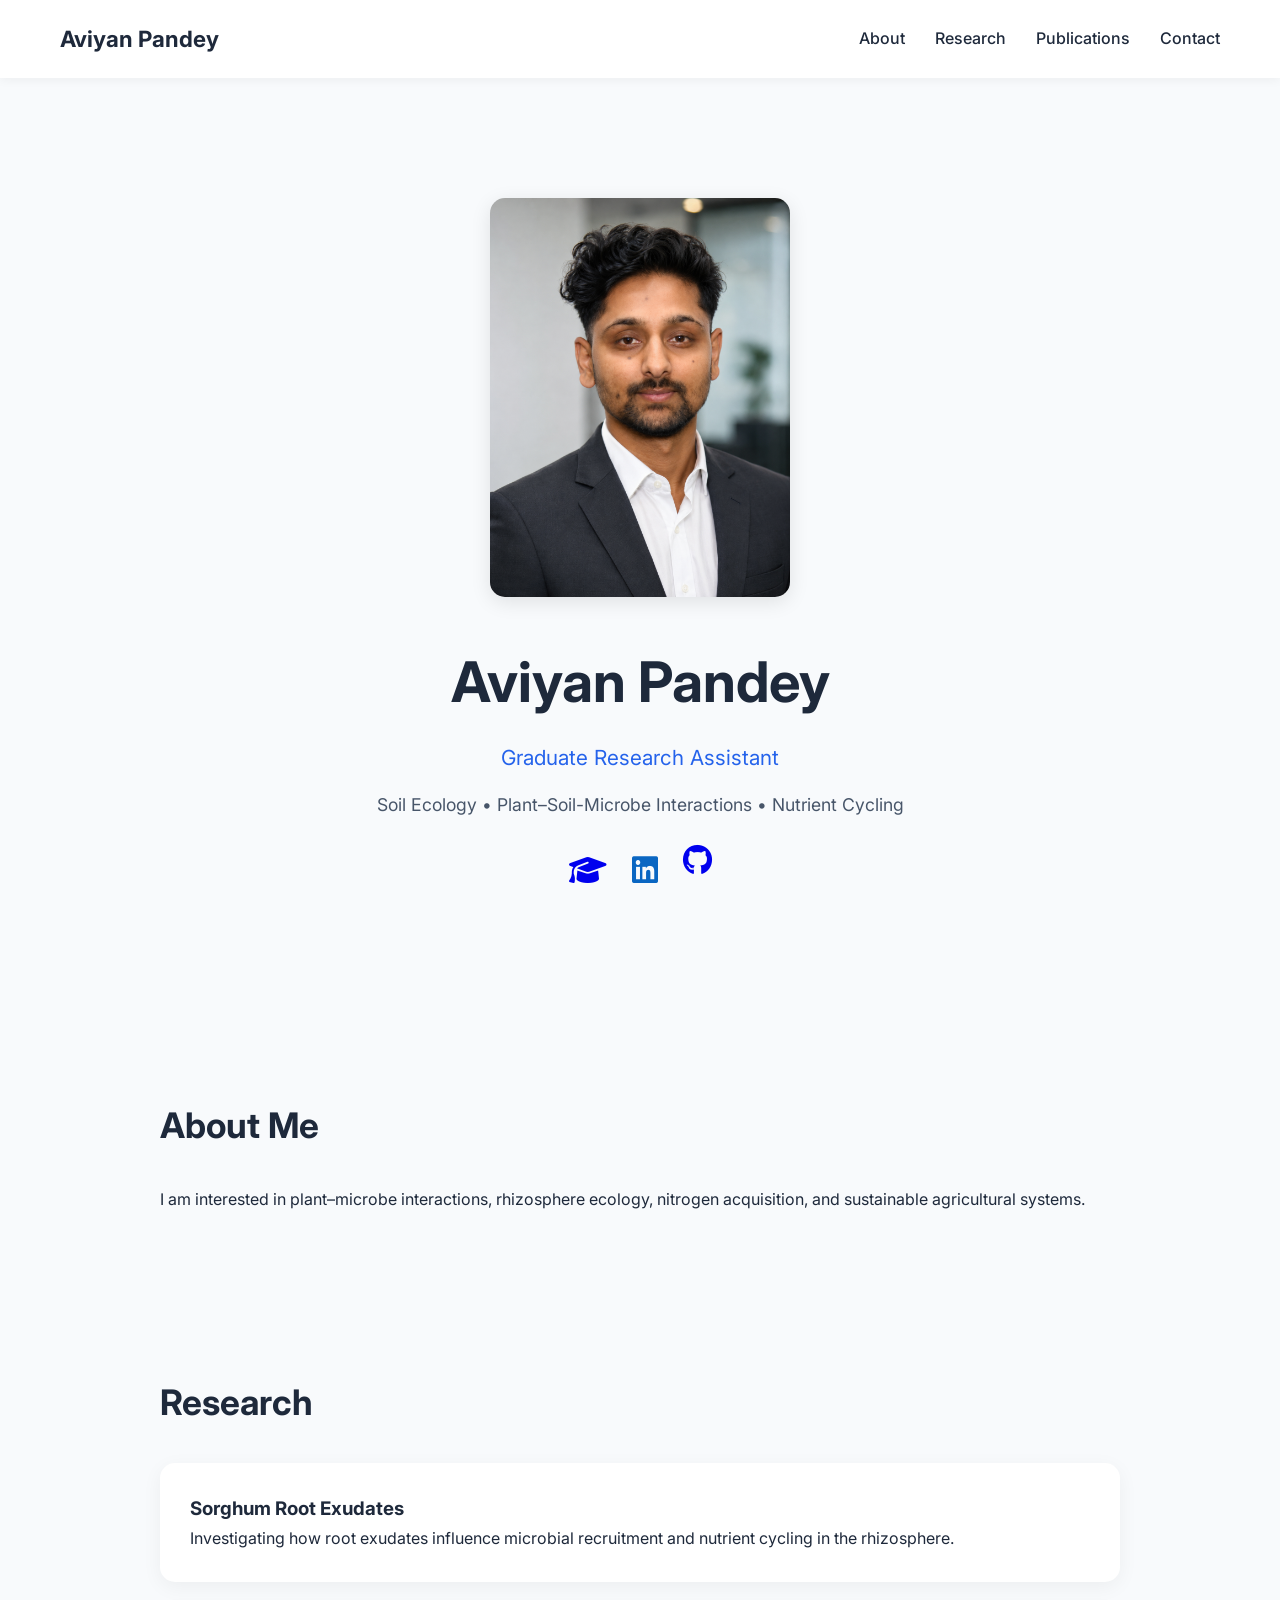
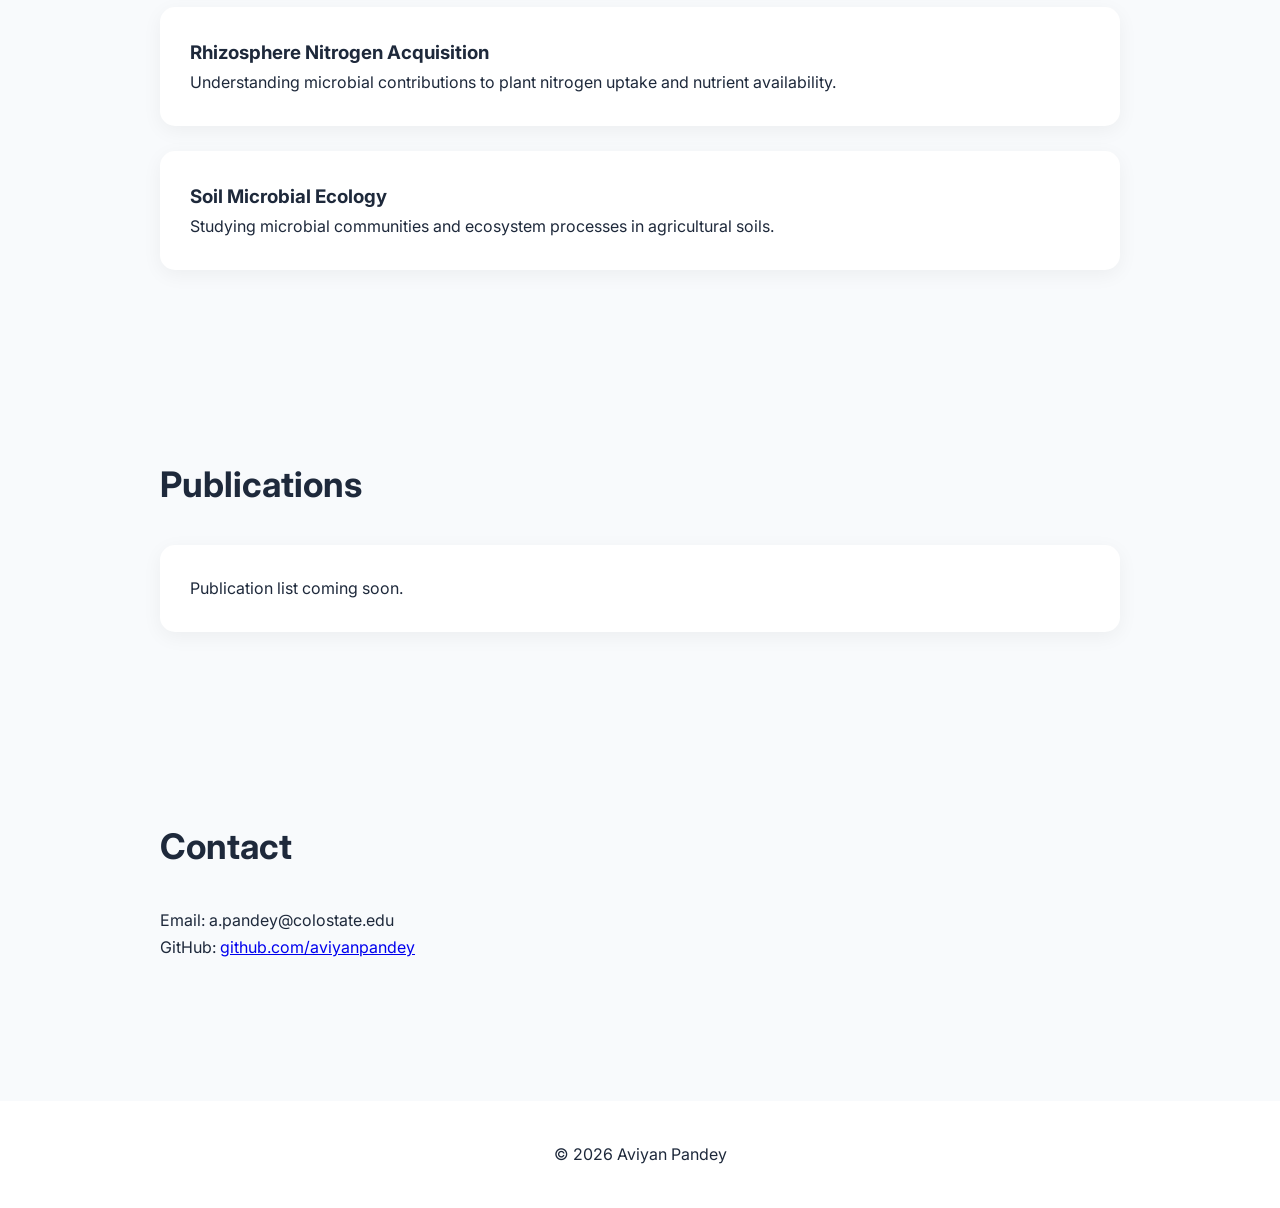
<file: index.html>
<!DOCTYPE html>
<html lang="en">

<head>
    <meta charset="UTF-8">
    <meta name="viewport" content="width=device-width, initial-scale=1.0">

    <title>Aviyan Pandey</title>

    <link rel="stylesheet" href="style.css">
    <link rel="stylesheet" href="https://cdnjs.cloudflare.com/ajax/libs/font-awesome/6.5.0/css/all.min.css">

    <!-- Google Font -->
    <link href="https://fonts.googleapis.com/css2?family=Inter:wght@300;400;600;700&display=swap" rel="stylesheet">
</head>

<body>

    <!-- Navigation -->
    <nav>
        <div class="logo">Aviyan Pandey</div>

        <ul>
            <li><a href="#about">About</a></li>
            <li><a href="#research">Research</a></li>
            <li><a href="#publications">Publications</a></li>
            <li><a href="#contact">Contact</a></li>
        </ul>
    </nav>

    <!-- Hero Section -->
    <header class="hero">

        <img src="images/profile.jpg" alt="Profile Photo" class="profile-image">

        <h1>Aviyan Pandey</h1>

        <p class="subtitle">
            Graduate Research Assistant
        </p>

        <p class="hero-description">
            Soil Ecology • Plant–Soil-Microbe Interactions • Nutrient Cycling
        </p>

        <div class="hero-icons">

            <!-- Google Scholar -->
            <a href="https://scholar.google.com/citations?user=NWmf3jAAAAAJ&hl=en"
                target="_blank">
                <i class="fa-solid fa-graduation-cap"></i>
            </a>

            <!-- Linkedin -->
            <a href="https://www.linkedin.com/in/aviyan-pandey/"
                target="_blank">
                <i class="fa-brands fa-linkedin"></i>
            </a>

            <!-- GitHub -->
              <a href="https://github.com/aviyanpandey"
                  target="_blank"
                  <i class="fa-brands fa-github"></i>
       
    </a>
                
        </div>

    </header>

    <!-- About Section -->
    <section id="about">

        <h2>About Me</h2>

        <p>
            I am interested in plant–microbe interactions,
            rhizosphere ecology, nitrogen acquisition,
            and sustainable agricultural systems.
        </p>

    </section>

    <!-- Research Section -->
    <section id="research">

        <h2>Research</h2>

        <div class="card">
            <h3>Sorghum Root Exudates</h3>

            <p>
                Investigating how root exudates influence microbial recruitment
                and nutrient cycling in the rhizosphere.
            </p>
        </div>

        <div class="card">
            <h3>Rhizosphere Nitrogen Acquisition</h3>

            <p>
                Understanding microbial contributions to plant nitrogen uptake
                and nutrient availability.
            </p>
        </div>

        <div class="card">
            <h3>Soil Microbial Ecology</h3>

            <p>
                Studying microbial communities and ecosystem processes
                in agricultural soils.
            </p>
        </div>

    </section>

    <!-- Publications -->
    <section id="publications">

        <h2>Publications</h2>

        <div class="card">
            <p>Publication list coming soon.</p>
        </div>

    </section>

    <!-- Contact -->
    <section id="contact">

        <h2>Contact</h2>

        <p>Email: a.pandey@colostate.edu</p>

        <p>
            GitHub:
            <a href="https://github.com/aviyanpandey">
                github.com/aviyanpandey
            </a>
        </p>

    </section>

    <!-- Footer -->
    <footer>

        <p>© 2026 Aviyan Pandey</p>

    </footer>

</body>

</html>
</file>
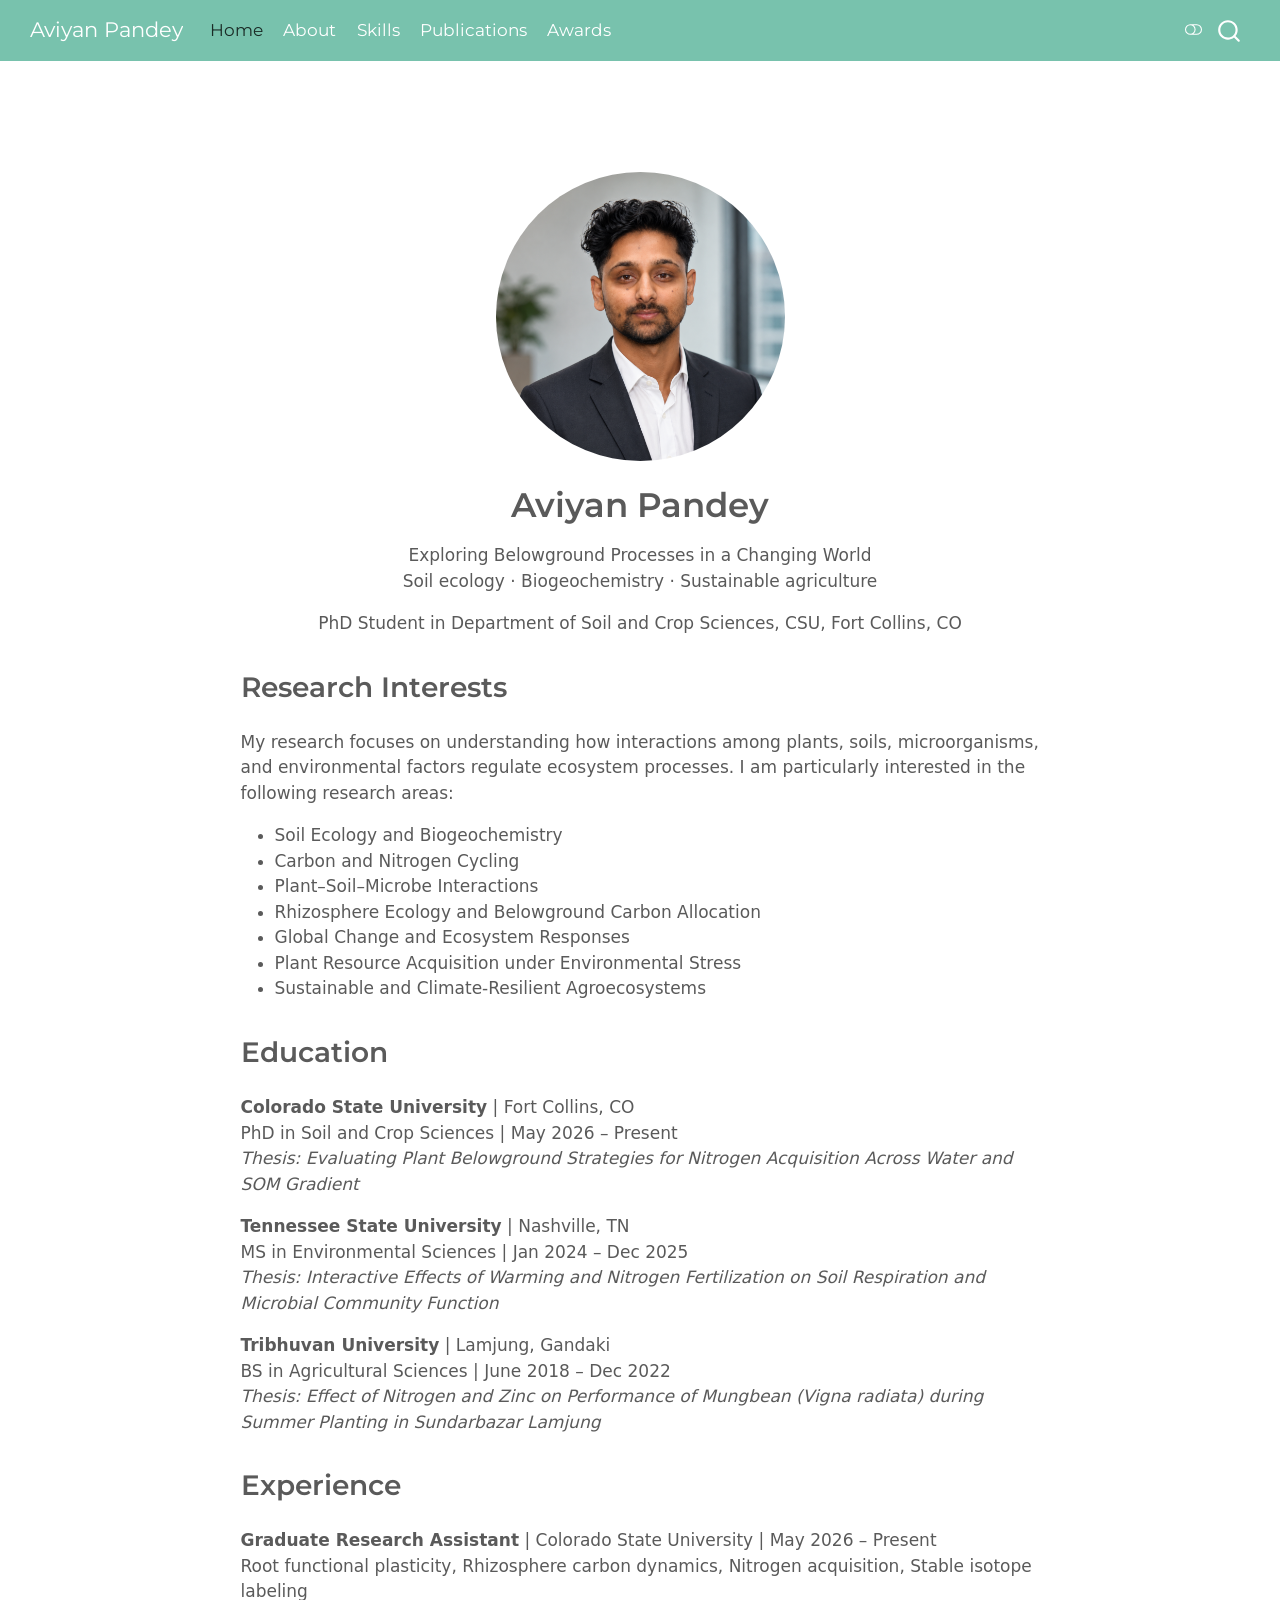
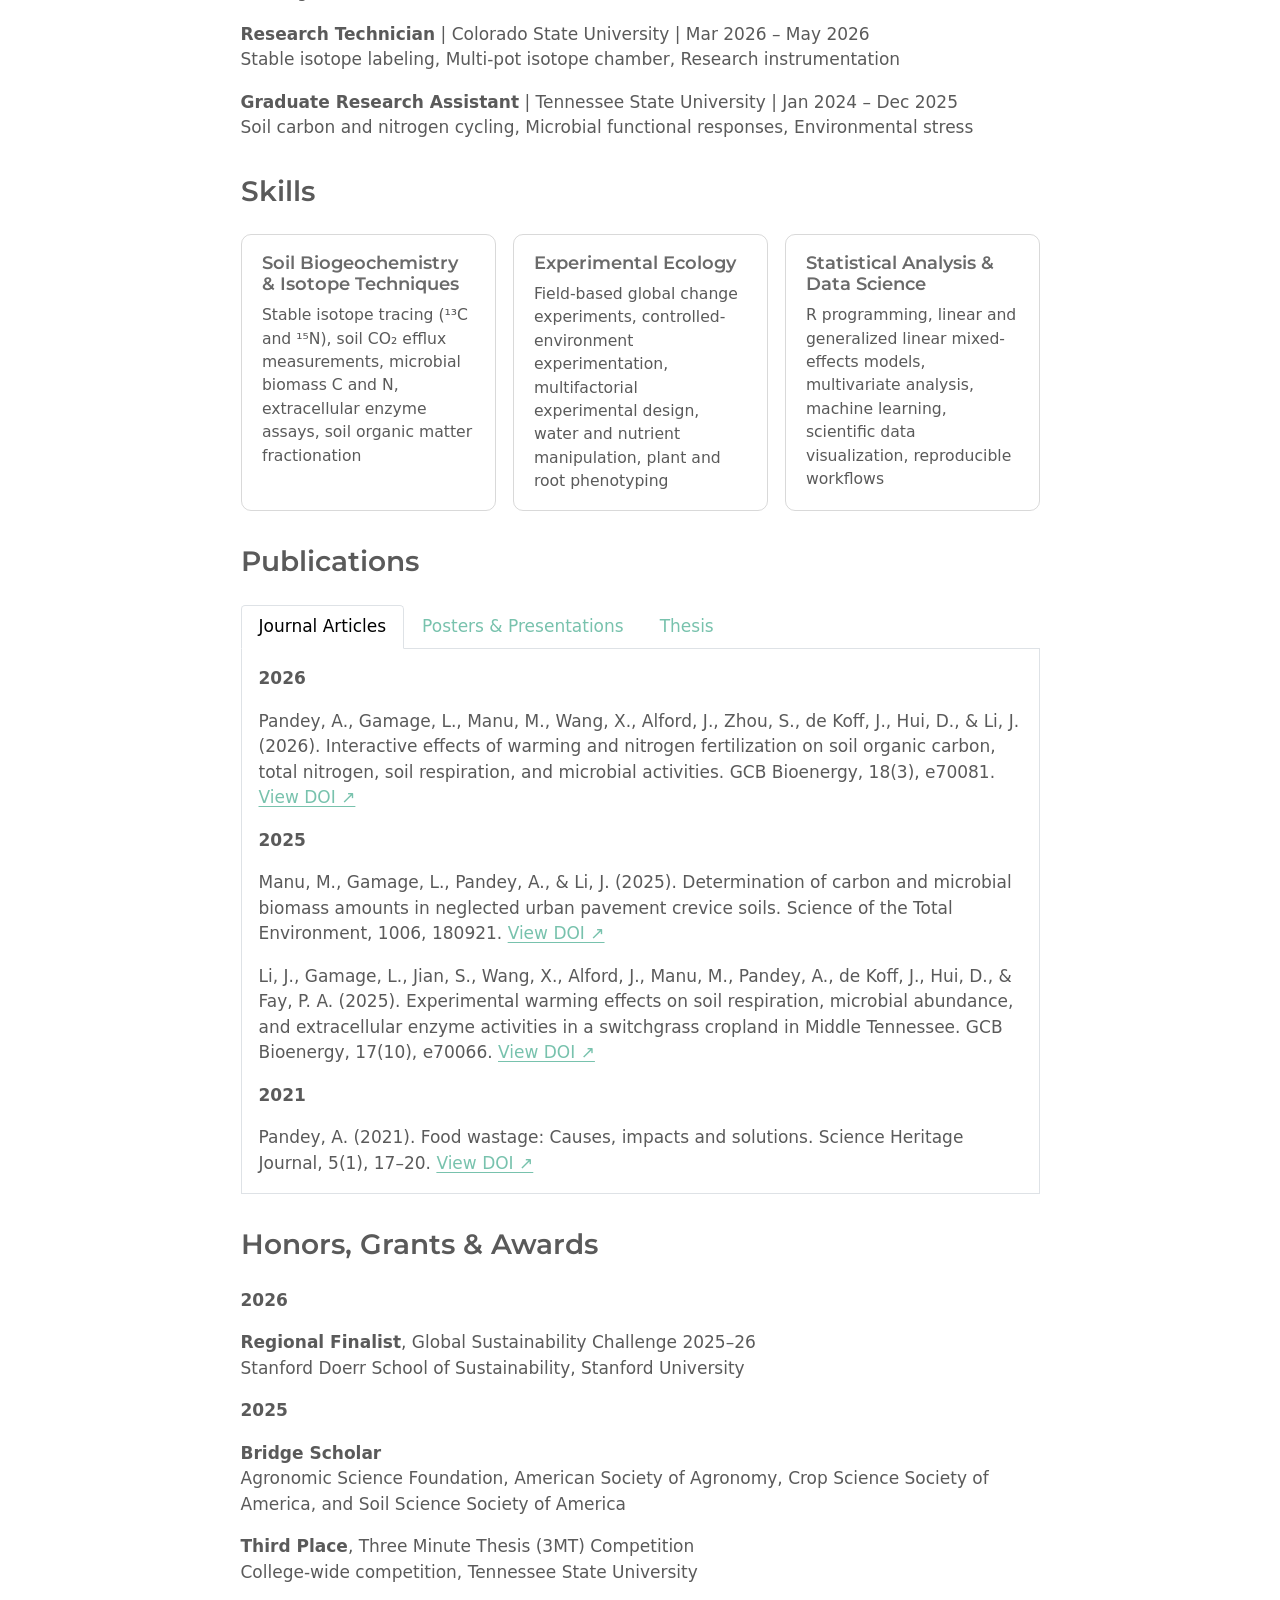
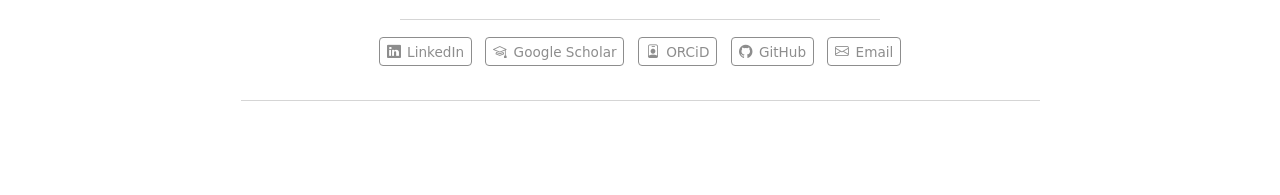
<file: docs/index.html>
<!DOCTYPE html>
<html xmlns="http://www.w3.org/1999/xhtml" lang="en" xml:lang="en"><head>

<meta charset="utf-8">
<meta name="generator" content="quarto-1.10.19">

<meta name="viewport" content="width=device-width, initial-scale=1.0, user-scalable=yes">


<title>Aviyan Pandey</title>
<style>
/* Default styles provided by pandoc.
** See https://pandoc.org/MANUAL.html#variables-for-html for config info.
*/
span.smallcaps{font-variant: small-caps;}
div.columns{display: flex; gap: 1.5em;}
div.column{flex: auto;}
@media screen {
div.columns{gap: min(4vw, 1.5em);}
div.column{overflow-x: auto;}
}
div.hanging-indent{margin-left: 1.5em; text-indent: -1.5em;}
ul.task-list{list-style: none;}
ul.task-list li input[type="checkbox"] {
  width: 0.8em;
  margin: 0 0.8em 0.2em -1em; /* quarto-specific, see https://github.com/quarto-dev/quarto-cli/issues/4556 */ 
  vertical-align: middle;
}
</style>


<script src="site_libs/quarto-nav/quarto-nav.js"></script>
<script src="site_libs/clipboard/clipboard.min.js"></script>
<script src="site_libs/quarto-search/autocomplete.umd.js"></script>
<script src="site_libs/quarto-search/fuse.min.js"></script>
<script src="site_libs/quarto-search/quarto-search.js"></script>
<meta name="quarto:offset" content="./">
<script src="site_libs/quarto-html/quarto.js" type="module"></script>
<script src="site_libs/quarto-html/tabsets/tabsets.js" type="module"></script>
<script src="site_libs/quarto-html/popper.min.js"></script>
<script src="site_libs/quarto-html/tippy.umd.min.js"></script>
<link href="site_libs/quarto-html/tippy.css" rel="stylesheet">
<link href="site_libs/quarto-html/quarto-syntax-highlighting-bf27225e3a48a9273f3daa8f8e829971.css" rel="stylesheet" class="quarto-color-scheme" id="quarto-text-highlighting-styles">
<link href="site_libs/quarto-html/quarto-syntax-highlighting-dark-b626d73c4c936ccc3cb08be7d45d1df6.css" rel="stylesheet" class="quarto-color-scheme quarto-color-alternate" id="quarto-text-highlighting-styles">
<link href="site_libs/quarto-html/quarto-syntax-highlighting-bf27225e3a48a9273f3daa8f8e829971.css" rel="stylesheet" class="quarto-color-scheme-extra" id="quarto-text-highlighting-styles">
<script src="site_libs/bootstrap/bootstrap.min.js"></script>
<link href="site_libs/bootstrap/bootstrap-icons.css" rel="stylesheet">
<link href="site_libs/bootstrap/bootstrap-0c993683fdd6a26c1aa2f976085b22ef.min.css" rel="stylesheet" append-hash="true" class="quarto-color-scheme" id="quarto-bootstrap" data-mode="light">
<link href="site_libs/bootstrap/bootstrap-dark-dc6595b706c70f9c1be6ead1ee7c2237.min.css" rel="stylesheet" append-hash="true" class="quarto-color-scheme quarto-color-alternate" id="quarto-bootstrap" data-mode="dark">
<link href="site_libs/bootstrap/bootstrap-0c993683fdd6a26c1aa2f976085b22ef.min.css" rel="stylesheet" append-hash="true" class="quarto-color-scheme-extra" id="quarto-bootstrap" data-mode="light">
<script id="quarto-search-options" type="application/json">{
  "location": "navbar",
  "copy-button": false,
  "collapse-after": 3,
  "panel-placement": "end",
  "type": "overlay",
  "limit": 50,
  "keyboard-shortcut": [
    "f",
    "/",
    "s"
  ],
  "show-item-context": false,
  "language": {
    "search-no-results-text": "No results",
    "search-matching-documents-text": "matching documents",
    "search-copy-link-title": "Copy link to search",
    "search-hide-matches-text": "Hide additional matches",
    "search-more-match-text": "more match in this document",
    "search-more-matches-text": "more matches in this document",
    "search-clear-button-title": "Clear",
    "search-text-placeholder": "",
    "search-detached-cancel-button-title": "Cancel",
    "search-submit-button-title": "Submit",
    "search-label": "Search"
  }
}</script>


<link rel="stylesheet" href="custom.css">
</head>

<body class="nav-fixed fullcontent quarto-light"><script id="quarto-html-before-body" type="application/javascript">
    const toggleBodyColorMode = (bsSheetEl) => {
      const mode = bsSheetEl.getAttribute("data-mode");
      const bodyEl = window.document.querySelector("body");
      if (mode === "dark") {
        bodyEl.classList.add("quarto-dark");
        bodyEl.classList.remove("quarto-light");
      } else {
        bodyEl.classList.add("quarto-light");
        bodyEl.classList.remove("quarto-dark");
      }
    }
    const toggleBodyColorPrimary = () => {
      const bsSheetEl = window.document.querySelector("link#quarto-bootstrap:not([rel=disabled-stylesheet])");
      if (bsSheetEl) {
        toggleBodyColorMode(bsSheetEl);
      }
    }
    const setColorSchemeToggle = (alternate) => {
      const toggles = window.document.querySelectorAll('.quarto-color-scheme-toggle');
      for (let i=0; i < toggles.length; i++) {
        const toggle = toggles[i];
        if (toggle) {
          if (alternate) {
            toggle.classList.add("alternate");
          } else {
            toggle.classList.remove("alternate");
          }
        }
      }
    };
    const toggleColorMode = (alternate) => {
      // Switch the stylesheets
      const primaryStylesheets = window.document.querySelectorAll('link.quarto-color-scheme:not(.quarto-color-alternate)');
      const alternateStylesheets = window.document.querySelectorAll('link.quarto-color-scheme.quarto-color-alternate');
      manageTransitions('#quarto-margin-sidebar .nav-link', false);
      if (alternate) {
        // note: dark is layered on light, we don't disable primary!
        enableStylesheet(alternateStylesheets);
        for (const sheetNode of alternateStylesheets) {
          if (sheetNode.id === "quarto-bootstrap") {
            toggleBodyColorMode(sheetNode);
          }
        }
      } else {
        disableStylesheet(alternateStylesheets);
        enableStylesheet(primaryStylesheets)
        toggleBodyColorPrimary();
      }
      manageTransitions('#quarto-margin-sidebar .nav-link', true);
      // Switch the toggles
      setColorSchemeToggle(alternate)
      // Hack to workaround the fact that safari doesn't
      // properly recolor the scrollbar when toggling (#1455)
      if (navigator.userAgent.indexOf('Safari') > 0 && navigator.userAgent.indexOf('Chrome') == -1) {
        manageTransitions("body", false);
        window.scrollTo(0, 1);
        setTimeout(() => {
          window.scrollTo(0, 0);
          manageTransitions("body", true);
        }, 40);
      }
    }
    const disableStylesheet = (stylesheets) => {
      for (let i=0; i < stylesheets.length; i++) {
        const stylesheet = stylesheets[i];
        stylesheet.rel = 'disabled-stylesheet';
      }
    }
    const enableStylesheet = (stylesheets) => {
      for (let i=0; i < stylesheets.length; i++) {
        const stylesheet = stylesheets[i];
        if(stylesheet.rel !== 'stylesheet') { // for Chrome, which will still FOUC without this check
          stylesheet.rel = 'stylesheet';
        }
      }
    }
    const manageTransitions = (selector, allowTransitions) => {
      const els = window.document.querySelectorAll(selector);
      for (let i=0; i < els.length; i++) {
        const el = els[i];
        if (allowTransitions) {
          el.classList.remove('notransition');
        } else {
          el.classList.add('notransition');
        }
      }
    }
    const isFileUrl = () => {
      return window.location.protocol === 'file:';
    }
    const hasAlternateSentinel = () => {
      let styleSentinel = getColorSchemeSentinel();
      if (styleSentinel !== null) {
        return styleSentinel === "alternate";
      } else {
        return false;
      }
    }
    const setStyleSentinel = (alternate) => {
      const value = alternate ? "alternate" : "default";
      if (!isFileUrl()) {
        window.localStorage.setItem("quarto-color-scheme", value);
      } else {
        localAlternateSentinel = value;
      }
    }
    const getColorSchemeSentinel = () => {
      if (!isFileUrl()) {
        const storageValue = window.localStorage.getItem("quarto-color-scheme");
        return storageValue != null ? storageValue : localAlternateSentinel;
      } else {
        return localAlternateSentinel;
      }
    }
    const toggleGiscusIfUsed = (isAlternate, darkModeDefault) => {
      const baseTheme = document.querySelector('#giscus-base-theme')?.value ?? 'light';
      const alternateTheme = document.querySelector('#giscus-alt-theme')?.value ?? 'dark';
      let newTheme = '';
      if(authorPrefersDark) {
        newTheme = isAlternate ? baseTheme : alternateTheme;
      } else {
        newTheme = isAlternate ? alternateTheme : baseTheme;
      }
      const changeGiscusTheme = () => {
        // From: https://github.com/giscus/giscus/issues/336
        const sendMessage = (message) => {
          const iframe = document.querySelector('iframe.giscus-frame');
          if (!iframe) return;
          iframe.contentWindow.postMessage({ giscus: message }, 'https://giscus.app');
        }
        sendMessage({
          setConfig: {
            theme: newTheme
          }
        });
      }
      const isGiscussLoaded = window.document.querySelector('iframe.giscus-frame') !== null;
      if (isGiscussLoaded) {
        changeGiscusTheme();
      }
    };
    const authorPrefersDark = false;
    const darkModeDefault = authorPrefersDark;
      document.querySelector('link#quarto-text-highlighting-styles.quarto-color-scheme-extra').rel = 'disabled-stylesheet';
      document.querySelector('link#quarto-bootstrap.quarto-color-scheme-extra').rel = 'disabled-stylesheet';
    let localAlternateSentinel = darkModeDefault ? 'alternate' : 'default';
    // Dark / light mode switch
    window.quartoToggleColorScheme = () => {
      // Read the current dark / light value
      let toAlternate = !hasAlternateSentinel();
      toggleColorMode(toAlternate);
      setStyleSentinel(toAlternate);
      toggleGiscusIfUsed(toAlternate, darkModeDefault);
      window.dispatchEvent(new Event('resize'));
    };
    // Switch to dark mode if need be
    if (hasAlternateSentinel()) {
      toggleColorMode(true);
    } else {
      toggleColorMode(false);
    }
  </script>

<div id="quarto-search-results"></div>
  <header id="quarto-header" class="headroom fixed-top">
    <nav class="navbar navbar-expand-lg " data-bs-theme="dark">
      <div class="navbar-container container-fluid">
      <div class="navbar-brand-container mx-auto">
    <a class="navbar-brand" href="./index.html">
    <span class="navbar-title">Aviyan Pandey</span>
    </a>
  </div>
            <div id="quarto-search" class="" title="Search"></div>
          <button class="navbar-toggler" type="button" data-bs-toggle="collapse" data-bs-target="#navbarCollapse" aria-controls="navbarCollapse" role="menu" aria-expanded="false" aria-label="Toggle navigation" onclick="if (window.quartoToggleHeadroom) { window.quartoToggleHeadroom(); }">
  <span class="navbar-toggler-icon"></span>
</button>
          <div class="collapse navbar-collapse" id="navbarCollapse">
            <ul class="navbar-nav navbar-nav-scroll me-auto">
  <li class="nav-item">
    <a class="nav-link active" href="./index.html" aria-current="page"> 
<span class="menu-text">Home</span></a>
  </li>  
  <li class="nav-item">
    <a class="nav-link" href="./index.html#about"> 
<span class="menu-text">About</span></a>
  </li>  
  <li class="nav-item">
    <a class="nav-link" href="./index.html#skills"> 
<span class="menu-text">Skills</span></a>
  </li>  
  <li class="nav-item">
    <a class="nav-link" href="./index.html#publications"> 
<span class="menu-text">Publications</span></a>
  </li>  
  <li class="nav-item">
    <a class="nav-link" href="./index.html#awards"> 
<span class="menu-text">Awards</span></a>
  </li>  
</ul>
          </div> <!-- /navcollapse -->
            <div class="quarto-navbar-tools">
  <a href="" class="quarto-color-scheme-toggle quarto-navigation-tool  px-1" onclick="window.quartoToggleColorScheme(); return false;" title="Toggle dark mode"><i class="bi"></i></a>
</div>
      </div> <!-- /container-fluid -->
    </nav>
</header>
<!-- content -->
<div id="quarto-content" class="quarto-container page-columns page-rows-contents page-layout-article page-navbar">
<!-- sidebar -->
<!-- margin-sidebar -->
    
<!-- main -->
<main class="content" id="quarto-document-content">





<div class="quarto-about-jolla">
  <img src="Headshot1.png" class="about-image
  round " style="height: 17em; width: 17em;">
 <header id="title-block-header" class="quarto-title-block default">
<div class="quarto-title">
<h1 class="title">Aviyan Pandey</h1>
</div>
<div class="quarto-title-meta">
  </div>
</header><div id="hero-heading">
<div class="hero-tagline">
<p>Exploring Belowground Processes in a Changing World<br>
Soil ecology · Biogeochemistry · Sustainable agriculture</p>
<p>PhD Student in Department of Soil and Crop Sciences, CSU, Fort Collins, CO</p>
</div>
<section id="about" class="level2">
<h2 data-anchor-id="about">Research Interests</h2>
<p>My research focuses on understanding how interactions among plants, soils, microorganisms, and environmental factors regulate ecosystem processes. I am particularly interested in the following research areas:</p>
<ul>
<li>Soil Ecology and Biogeochemistry</li>
<li>Carbon and Nitrogen Cycling</li>
<li>Plant–Soil–Microbe Interactions</li>
<li>Rhizosphere Ecology and Belowground Carbon Allocation</li>
<li>Global Change and Ecosystem Responses</li>
<li>Plant Resource Acquisition under Environmental Stress</li>
<li>Sustainable and Climate-Resilient Agroecosystems</li>
</ul>
</section>
<section id="education" class="level2">
<h2 data-anchor-id="education">Education</h2>
<p><strong>Colorado State University</strong> | Fort Collins, CO<br>
PhD in Soil and Crop Sciences | May 2026 – Present<br>
<em>Thesis: Evaluating Plant Belowground Strategies for Nitrogen Acquisition Across Water and SOM Gradient</em></p>
<p><strong>Tennessee State University</strong> | Nashville, TN<br>
MS in Environmental Sciences | Jan 2024 – Dec 2025<br>
<em>Thesis: Interactive Effects of Warming and Nitrogen Fertilization on Soil Respiration and Microbial Community Function</em></p>
<p><strong>Tribhuvan University</strong> | Lamjung, Gandaki<br>
BS in Agricultural Sciences | June 2018 – Dec 2022<br>
<em>Thesis: Effect of Nitrogen and Zinc on Performance of Mungbean (Vigna radiata) during Summer Planting in Sundarbazar Lamjung</em></p>
</section>
<section id="experience" class="level2">
<h2 data-anchor-id="experience">Experience</h2>
<p><strong>Graduate Research Assistant</strong> | Colorado State University | May 2026 – Present<br>
Root functional plasticity, Rhizosphere carbon dynamics, Nitrogen acquisition, Stable isotope labeling</p>
<p><strong>Research Technician</strong> | Colorado State University | Mar 2026 – May 2026<br>
Stable isotope labeling, Multi-pot isotope chamber, Research instrumentation</p>
<p><strong>Graduate Research Assistant</strong> | Tennessee State University | Jan 2024 – Dec 2025<br>
Soil carbon and nitrogen cycling, Microbial functional responses, Environmental stress</p>
</section>
<section id="skills" class="level2">
<h2 data-anchor-id="skills">Skills</h2>
<div class="skills-grid">
<section id="soil-biogeochemistry-isotope-techniques" class="level3 skill-card">
<h3 data-anchor-id="soil-biogeochemistry-isotope-techniques">Soil Biogeochemistry &amp; Isotope Techniques</h3>
<p>Stable isotope tracing (¹³C and ¹⁵N), soil CO₂ efflux measurements, microbial biomass C and N, extracellular enzyme assays, soil organic matter fractionation</p>
</section>
<section id="experimental-ecology" class="level3 skill-card">
<h3 data-anchor-id="experimental-ecology">Experimental Ecology</h3>
<p>Field-based global change experiments, controlled-environment experimentation, multifactorial experimental design, water and nutrient manipulation, plant and root phenotyping</p>
</section>
<section id="statistical-analysis-data-science" class="level3 skill-card">
<h3 data-anchor-id="statistical-analysis-data-science">Statistical Analysis &amp; Data Science</h3>
<p>R programming, linear and generalized linear mixed-effects models, multivariate analysis, machine learning, scientific data visualization, reproducible workflows</p>
</section>
</div>
</section>
<section id="publications" class="level2">
<h2 data-anchor-id="publications">Publications</h2>
<div class="tabset-margin-container"></div><div class="panel-tabset">
<ul class="nav nav-tabs" role="tablist"><li class="nav-item" role="presentation"><a class="nav-link active" id="tabset-1-1-tab" data-bs-toggle="tab" data-bs-target="#tabset-1-1" role="tab" aria-controls="tabset-1-1" aria-selected="true" href="">Journal Articles</a></li><li class="nav-item" role="presentation"><a class="nav-link" id="tabset-1-2-tab" data-bs-toggle="tab" data-bs-target="#tabset-1-2" role="tab" aria-controls="tabset-1-2" aria-selected="false" href="">Posters &amp; Presentations</a></li><li class="nav-item" role="presentation"><a class="nav-link" id="tabset-1-3-tab" data-bs-toggle="tab" data-bs-target="#tabset-1-3" role="tab" aria-controls="tabset-1-3" aria-selected="false" href="">Thesis</a></li></ul>
<div class="tab-content">
<div id="tabset-1-1" class="tab-pane active" role="tabpanel" aria-labelledby="tabset-1-1-tab">
<p><strong>2026</strong></p>
<p>Pandey, A., Gamage, L., Manu, M., Wang, X., Alford, J., Zhou, S., de Koff, J., Hui, D., &amp; Li, J. (2026). Interactive effects of warming and nitrogen fertilization on soil organic carbon, total nitrogen, soil respiration, and microbial activities. GCB Bioenergy, 18(3), e70081. <a href="https://doi.org/10.1111/gcbb.70081" target="_blank">View DOI ↗</a></p>
<p><strong>2025</strong></p>
<p>Manu, M., Gamage, L., Pandey, A., &amp; Li, J. (2025). Determination of carbon and microbial biomass amounts in neglected urban pavement crevice soils. Science of the Total Environment, 1006, 180921. <a href="https://doi.org/10.1016/j.scitotenv.2025.180921" target="_blank">View DOI ↗</a></p>
<p>Li, J., Gamage, L., Jian, S., Wang, X., Alford, J., Manu, M., Pandey, A., de Koff, J., Hui, D., &amp; Fay, P. A. (2025). Experimental warming effects on soil respiration, microbial abundance, and extracellular enzyme activities in a switchgrass cropland in Middle Tennessee. GCB Bioenergy, 17(10), e70066. <a href="https://doi.org/10.1111/gcbb.70066Digital%20Object%20Identifier%20(DOI)" target="_blank">View DOI ↗</a></p>
<p><strong>2021</strong></p>
<p>Pandey, A. (2021). Food wastage: Causes, impacts and solutions. Science Heritage Journal, 5(1), 17–20. <a href="http://doi.org/10.26480/gws.01.2021.17.20" target="_blank">View DOI ↗</a></p>
</div>
<div id="tabset-1-2" class="tab-pane" role="tabpanel" aria-labelledby="tabset-1-2-tab">
<p><strong>2026</strong></p>
<p>Gaire, M., Gamage, L., Pandey, A., Manu, M., &amp; Li, J. (November 2026). Rising temperature effects on temporal patterns and drivers of soil respiration in switchgrass cropland. Tennessee Academy of Sciences Annual Meeting. <em>Oral</em></p>
<p><strong>2025</strong></p>
<p>Gaire, M., Gamage, L., Pandey, A., Manu, M., &amp; Li, J. (December 2025). Temperature rise and variation impact on patterns and drivers of soil respiration in switchgrass cropland. American Geophysical Union (AGU) Annual Meeting. <em>Poster</em></p>
<p>Manu, M., Gamage, L., Pandey, A., &amp; Li, J. (December 2025). Small spaces, big impact: Overlooked urban pavement crevices as a frontier for biodiversity conservation, carbon storage, and pollution remediation. American Geophysical Union (AGU) Annual Meeting. <em>Poster</em></p>
<p>Pandey, A., Gamage, L., Manu, M., &amp; Li, J. (April 2025). Pattern and driving mechanisms of soil respiration with warming and nitrogen fertilization in a switchgrass cropland. Three Minute Thesis Competition, Tennessee State University. <em>Oral</em></p>
<p>Pandey, A., Gamage, L., Manu, M., &amp; Li, J. (March 2025). Pattern and driving mechanisms of soil respiration with warming and nitrogen fertilization in a switchgrass cropland. 47th Annual Tennessee State University-wide Research Symposium. <em>Poster</em></p>
<p>Manu, M., Li, J., Gamage, L., Wang, X., Alford, J., &amp; Pandey, A. (March 2025). Two-year experimental warming effects on soil respiration and microbial community function in a switchgrass cropland in Middle Tennessee. 47th Annual Tennessee State University-wide Research Symposium. <em>Oral</em></p>
<p>Manu, M., Gamage, L., Pandey, A., &amp; Li, J. (March 2025). Can crevice microhabitats support biodiversity conservation, carbon storage, GHG reduction and pollution mitigation in urban areas? 47th Annual Tennessee State University-wide Research Symposium. <em>Poster</em></p>
<p><strong>2024</strong></p>
<p>Pandey, A., &amp; Li, J. (December 2024). Interactive effects of warming and N fertilization on soil organic carbon, total nitrogen, soil respiration, and microbial activities. American Geophysical Union (AGU) Annual Meeting. <em>Poster</em></p>
<p>Manu, M., Li, J., Gamage, L., Wang, X., Alford, J., &amp; Pandey, A. (December 2024). Two-year experimental warming effects on soil respiration and microbial community function in a switchgrass cropland in Middle Tennessee. American Geophysical Union (AGU) Annual Meeting. <em>Oral</em></p>
<p>Pandey, A., &amp; Li, J. (March 2024). Interactive effects of warming and N fertilization on soil organic carbon, total nitrogen, soil respiration, and microbial activities. Three Minute Thesis Competition, Tennessee State University. <em>Oral</em></p>
<p><strong>2022</strong></p>
<p>Pandey, A., &amp; Subedi, R. (November 2022). Effect of nitrogen and zinc on performance of mungbean (Vigna radiata) during summer planting in Sundarbazar Lamjung. 8th Symposium on Undergraduate Practicum Assessment, RD-TEC, Lamjung, Nepal. <em>Oral</em></p>
</div>
<div id="tabset-1-3" class="tab-pane" role="tabpanel" aria-labelledby="tabset-1-3-tab">
<p><strong>Pandey, A.</strong> (2025). <em>Interactive Effects of Warming and Nitrogen Fertilization on Soil Respiration and Microbial Community Function</em>. MS Thesis, Tennessee State University. <a href="https://digitalscholarship.tnstate.edu/alumni-etd/324">View thesis</a></p>
<p><strong>Pandey, A.</strong> (2022). <em>Effect of nitrogen and zinc on performance of mungbean (Vigna radiata) during summer planting in Sundarbazar Lamjung</em>. Undergraduate thesis, Institute of Agriculture and Animal Sciences, Tribhuvan University, Nepal.</p>
</div>
</div>
</div>
</section>
<section id="awards" class="level2">
<h2 data-anchor-id="awards">Honors, Grants &amp; Awards</h2>
<p><strong>2026</strong></p>
<p><strong>Regional Finalist</strong>, Global Sustainability Challenge 2025–26<br>
Stanford Doerr School of Sustainability, Stanford University</p>
<p><strong>2025</strong></p>
<p><strong>Bridge Scholar</strong><br>
Agronomic Science Foundation, American Society of Agronomy, Crop Science Society of America, and Soil Science Society of America</p>
<p><strong>Third Place</strong>, Three Minute Thesis (3MT) Competition<br>
College-wide competition, Tennessee State University</p>
</section>
</div> 
  <hr class="about-sep">
   <div class="about-links">
  <a href="https://www.linkedin.com/in/aviyan-pandey/" class="about-link" rel="" target="_blank">
    <i class="bi bi-linkedin"></i>
     <span class="about-link-text">LinkedIn</span>
  </a>
  <a href="https://scholar.google.com/citations?user=NWmf3jAAAAAJ&amp;hl=en" class="about-link" rel="" target="_blank">
    <i class="bi bi-mortarboard"></i>
     <span class="about-link-text">Google Scholar</span>
  </a>
  <a href="https://orcid.org/0000-0002-7395-9111" class="about-link" rel="" target="_blank">
    <i class="bi bi-person-badge"></i>
     <span class="about-link-text">ORCiD</span>
  </a>
  <a href="https://github.com/aviyanpandey" class="about-link" rel="" target="_blank">
    <i class="bi bi-github"></i>
     <span class="about-link-text">GitHub</span>
  </a>
  <a href="mailto:a.pandey@colostate.edu" class="about-link" rel="" target="">
    <i class="bi bi-envelope"></i>
     <span class="about-link-text">Email</span>
  </a>
</div>
</div>

<hr>




</main> <!-- /main -->
<script id="quarto-html-after-body" type="application/javascript">
  window.document.addEventListener("DOMContentLoaded", function (event) {
    // Ensure there is a toggle, if there isn't float one in the top right
    if (window.document.querySelector('.quarto-color-scheme-toggle') === null) {
      const a = window.document.createElement('a');
      a.classList.add('top-right');
      a.classList.add('quarto-color-scheme-toggle');
      a.href = "";
      a.onclick = function() { try { window.quartoToggleColorScheme(); } catch {} return false; };
      const i = window.document.createElement("i");
      i.classList.add('bi');
      a.appendChild(i);
      window.document.body.appendChild(a);
    }
    setColorSchemeToggle(hasAlternateSentinel())
    const isCodeAnnotation = (el) => {
      for (const clz of el.classList) {
        if (clz.startsWith('code-annotation-')) {                     
          return true;
        }
      }
      return false;
    }
    const onCopySuccess = function(e) {
      // button target
      const button = e.trigger;
      // don't keep focus
      button.blur();
      // flash "checked"
      button.classList.add('code-copy-button-checked');
      var currentTitle = button.getAttribute("title");
      button.setAttribute("title", "Copied!");
      let tooltip;
      if (window.bootstrap) {
        button.setAttribute("data-bs-toggle", "tooltip");
        button.setAttribute("data-bs-placement", "left");
        button.setAttribute("data-bs-title", "Copied!");
        tooltip = new bootstrap.Tooltip(button, 
          { trigger: "manual", 
            customClass: "code-copy-button-tooltip",
            offset: [0, -8]});
        tooltip.show();    
      }
      setTimeout(function() {
        if (tooltip) {
          tooltip.hide();
          button.removeAttribute("data-bs-title");
          button.removeAttribute("data-bs-toggle");
          button.removeAttribute("data-bs-placement");
        }
        button.setAttribute("title", currentTitle);
        button.classList.remove('code-copy-button-checked');
      }, 1000);
      // clear code selection
      e.clearSelection();
    }
    const getTextToCopy = function(trigger) {
      const outerScaffold = trigger.parentElement.cloneNode(true);
      const codeEl = outerScaffold.querySelector('code');
      for (const childEl of codeEl.children) {
        if (isCodeAnnotation(childEl)) {
          childEl.remove();
        }
      }
      return codeEl.innerText;
    }
    const clipboard = new window.ClipboardJS('.code-copy-button:not([data-in-quarto-modal])', {
      text: getTextToCopy
    });
    clipboard.on('success', onCopySuccess);
    if (window.document.getElementById('quarto-embedded-source-code-modal')) {
      const clipboardModal = new window.ClipboardJS('.code-copy-button[data-in-quarto-modal]', {
        text: getTextToCopy,
        container: window.document.getElementById('quarto-embedded-source-code-modal')
      });
      clipboardModal.on('success', onCopySuccess);
    }
      var localhostRegex = new RegExp(/^(?:http|https):\/\/localhost\:?[0-9]*\//);
      var mailtoRegex = new RegExp(/^mailto:/);
        var filterRegex = new RegExp('/' + window.location.host + '/');
      var isInternal = (href) => {
          return filterRegex.test(href) || localhostRegex.test(href) || mailtoRegex.test(href);
      }
      // Inspect non-navigation links and adorn them if external
     var links = window.document.querySelectorAll('a[href]:not(.nav-link):not(.navbar-brand):not(.toc-action):not(.sidebar-link):not(.sidebar-item-toggle):not(.pagination-link):not(.no-external):not([aria-hidden]):not(.dropdown-item):not(.quarto-navigation-tool):not(.about-link)');
      for (var i=0; i<links.length; i++) {
        const link = links[i];
        if (!isInternal(link.href)) {
          // undo the damage that might have been done by quarto-nav.js in the case of
          // links that we want to consider external
          if (link.dataset.originalHref !== undefined) {
            link.href = link.dataset.originalHref;
          }
        }
      }
    function tippyHover(el, contentFn, onTriggerFn, onUntriggerFn) {
      const config = {
        allowHTML: true,
        maxWidth: 500,
        delay: 100,
        arrow: false,
        appendTo: function(el) {
            return el.parentElement;
        },
        interactive: true,
        interactiveBorder: 10,
        theme: 'quarto',
        placement: 'bottom-start',
      };
      if (contentFn) {
        config.content = contentFn;
      }
      if (onTriggerFn) {
        config.onTrigger = onTriggerFn;
      }
      if (onUntriggerFn) {
        config.onUntrigger = onUntriggerFn;
      }
      window.tippy(el, config); 
    }
    const noterefs = window.document.querySelectorAll('a[role="doc-noteref"]');
    for (var i=0; i<noterefs.length; i++) {
      const ref = noterefs[i];
      tippyHover(ref, function() {
        // use id or data attribute instead here
        let href = ref.getAttribute('data-footnote-href') || ref.getAttribute('href');
        try { href = new URL(href).hash; } catch {}
        const id = href.replace(/^#\/?/, "");
        const note = window.document.getElementById(id);
        if (note) {
          return note.innerHTML;
        } else {
          return "";
        }
      });
    }
    const xrefs = window.document.querySelectorAll('a.quarto-xref');
    const processXRef = (id, note) => {
      // Strip column container classes
      const stripColumnClz = (el) => {
        el.classList.remove("page-full", "page-columns");
        if (el.children) {
          for (const child of el.children) {
            stripColumnClz(child);
          }
        }
      }
      stripColumnClz(note)
      if (id === null || id.startsWith('sec-')) {
        // Special case sections, only their first couple elements
        const container = document.createElement("div");
        if (note.children && note.children.length > 2) {
          container.appendChild(note.children[0].cloneNode(true));
          for (let i = 1; i < note.children.length; i++) {
            const child = note.children[i];
            if (child.tagName === "P" && child.innerText === "") {
              continue;
            } else {
              container.appendChild(child.cloneNode(true));
              break;
            }
          }
          if (window.Quarto?.typesetMath) {
            window.Quarto.typesetMath(container);
          }
          return container.innerHTML
        } else {
          if (window.Quarto?.typesetMath) {
            window.Quarto.typesetMath(note);
          }
          return note.innerHTML;
        }
      } else {
        // Remove any anchor links if they are present
        const anchorLink = note.querySelector('a.anchorjs-link');
        if (anchorLink) {
          anchorLink.remove();
        }
        if (window.Quarto?.typesetMath) {
          window.Quarto.typesetMath(note);
        }
        if (note.classList.contains("callout")) {
          return note.outerHTML;
        } else {
          return note.innerHTML;
        }
      }
    }
    for (var i=0; i<xrefs.length; i++) {
      const xref = xrefs[i];
      tippyHover(xref, undefined, function(instance) {
        instance.disable();
        let url = xref.getAttribute('href');
        let hash = undefined; 
        if (url.startsWith('#')) {
          hash = url;
        } else {
          try { hash = new URL(url).hash; } catch {}
        }
        if (hash) {
          const id = hash.replace(/^#\/?/, "");
          const note = window.document.getElementById(id);
          if (note !== null) {
            try {
              const html = processXRef(id, note.cloneNode(true));
              instance.setContent(html);
            } finally {
              instance.enable();
              instance.show();
            }
          } else {
            // See if we can fetch this
            fetch(url.split('#')[0])
            .then(res => res.text())
            .then(html => {
              const parser = new DOMParser();
              const htmlDoc = parser.parseFromString(html, "text/html");
              const note = htmlDoc.getElementById(id);
              if (note !== null) {
                const html = processXRef(id, note);
                instance.setContent(html);
              } 
            }).finally(() => {
              instance.enable();
              instance.show();
            });
          }
        } else {
          // See if we can fetch a full url (with no hash to target)
          // This is a special case and we should probably do some content thinning / targeting
          fetch(url)
          .then(res => res.text())
          .then(html => {
            const parser = new DOMParser();
            const htmlDoc = parser.parseFromString(html, "text/html");
            const note = htmlDoc.querySelector('main.content');
            if (note !== null) {
              // This should only happen for chapter cross references
              // (since there is no id in the URL)
              // remove the first header
              if (note.children.length > 0 && note.children[0].tagName === "HEADER") {
                note.children[0].remove();
              }
              const html = processXRef(null, note);
              instance.setContent(html);
            } 
          }).finally(() => {
            instance.enable();
            instance.show();
          });
        }
      }, function(instance) {
      });
    }
        let selectedAnnoteEl;
        const selectorForAnnotation = ( cell, annotation) => {
          let cellAttr = 'data-code-cell="' + cell + '"';
          let lineAttr = 'data-code-annotation="' +  annotation + '"';
          const selector = 'span[' + cellAttr + '][' + lineAttr + ']';
          return selector;
        }
        const selectCodeLines = (annoteEl) => {
          const doc = window.document;
          const targetCell = annoteEl.getAttribute("data-target-cell");
          const targetAnnotation = annoteEl.getAttribute("data-target-annotation");
          const annoteSpan = window.document.querySelector(selectorForAnnotation(targetCell, targetAnnotation));
          const lines = annoteSpan.getAttribute("data-code-lines").split(",");
          const lineIds = lines.map((line) => {
            return targetCell + "-" + line;
          })
          let top = null;
          let height = null;
          let parent = null;
          if (lineIds.length > 0) {
              //compute the position of the single el (top and bottom and make a div)
              const el = window.document.getElementById(lineIds[0]);
              top = el.offsetTop;
              height = el.offsetHeight;
              parent = el.parentElement.parentElement;
            if (lineIds.length > 1) {
              const lastEl = window.document.getElementById(lineIds[lineIds.length - 1]);
              const bottom = lastEl.offsetTop + lastEl.offsetHeight;
              height = bottom - top;
            }
            if (top !== null && height !== null && parent !== null) {
              // cook up a div (if necessary) and position it 
              let div = window.document.getElementById("code-annotation-line-highlight");
              if (div === null) {
                div = window.document.createElement("div");
                div.setAttribute("id", "code-annotation-line-highlight");
                div.style.position = 'absolute';
                parent.appendChild(div);
              }
              div.style.top = top - 2 + "px";
              div.style.height = height + 4 + "px";
              div.style.left = 0;
              let gutterDiv = window.document.getElementById("code-annotation-line-highlight-gutter");
              if (gutterDiv === null) {
                gutterDiv = window.document.createElement("div");
                gutterDiv.setAttribute("id", "code-annotation-line-highlight-gutter");
                gutterDiv.style.position = 'absolute';
                const codeCell = window.document.getElementById(targetCell);
                const gutter = codeCell.querySelector('.code-annotation-gutter');
                gutter.appendChild(gutterDiv);
              }
              gutterDiv.style.top = top - 2 + "px";
              gutterDiv.style.height = height + 4 + "px";
            }
            selectedAnnoteEl = annoteEl;
          }
        };
        const unselectCodeLines = () => {
          const elementsIds = ["code-annotation-line-highlight", "code-annotation-line-highlight-gutter"];
          elementsIds.forEach((elId) => {
            const div = window.document.getElementById(elId);
            if (div) {
              div.remove();
            }
          });
          selectedAnnoteEl = undefined;
        };
          // Handle positioning of the toggle
      window.addEventListener(
        "resize",
        throttle(() => {
          elRect = undefined;
          if (selectedAnnoteEl) {
            selectCodeLines(selectedAnnoteEl);
          }
        }, 10)
      );
      function throttle(fn, ms) {
      let throttle = false;
      let timer;
        return (...args) => {
          if(!throttle) { // first call gets through
              fn.apply(this, args);
              throttle = true;
          } else { // all the others get throttled
              if(timer) clearTimeout(timer); // cancel #2
              timer = setTimeout(() => {
                fn.apply(this, args);
                timer = throttle = false;
              }, ms);
          }
        };
      }
        // Attach click handler to the DT
        const annoteDls = window.document.querySelectorAll('dt[data-target-cell]');
        for (const annoteDlNode of annoteDls) {
          annoteDlNode.addEventListener('click', (event) => {
            const clickedEl = event.target;
            if (clickedEl !== selectedAnnoteEl) {
              unselectCodeLines();
              const activeEl = window.document.querySelector('dt[data-target-cell].code-annotation-active');
              if (activeEl) {
                activeEl.classList.remove('code-annotation-active');
              }
              selectCodeLines(clickedEl);
              clickedEl.classList.add('code-annotation-active');
            } else {
              // Unselect the line
              unselectCodeLines();
              clickedEl.classList.remove('code-annotation-active');
            }
          });
        }
    const findCites = (el) => {
      const parentEl = el.parentElement;
      if (parentEl) {
        const cites = parentEl.dataset.cites;
        if (cites) {
          return {
            el,
            cites: cites.split(' ')
          };
        } else {
          return findCites(el.parentElement)
        }
      } else {
        return undefined;
      }
    };
    var bibliorefs = window.document.querySelectorAll('a[role="doc-biblioref"]');
    for (var i=0; i<bibliorefs.length; i++) {
      const ref = bibliorefs[i];
      const citeInfo = findCites(ref);
      if (citeInfo) {
        tippyHover(citeInfo.el, function() {
          var popup = window.document.createElement('div');
          citeInfo.cites.forEach(function(cite) {
            var citeDiv = window.document.createElement('div');
            citeDiv.classList.add('hanging-indent');
            citeDiv.classList.add('csl-entry');
            var biblioDiv = window.document.getElementById('ref-' + cite);
            if (biblioDiv) {
              citeDiv.innerHTML = biblioDiv.innerHTML;
            }
            popup.appendChild(citeDiv);
          });
          return popup.innerHTML;
        });
      }
    }
  });
  </script>
</div> <!-- /content -->




</body></html>
</file>
<file: style.css>
* {
    margin: 0;
    padding: 0;
    box-sizing: border-box;
}

/* Body */

body {
    font-family: 'Inter', sans-serif;
    background-color: #f8fafc;
    color: #1e293b;
    line-height: 1.7;
}

/* Navigation */

nav {
    display: flex;
    justify-content: space-between;
    align-items: center;

    padding: 20px 60px;

    background: white;

    position: sticky;
    top: 0;

    box-shadow: 0 2px 10px rgba(0,0,0,0.05);

    z-index: 1000;
}

.logo {
    font-size: 1.4rem;
    font-weight: 700;
}

nav ul {
    display: flex;
    list-style: none;
    gap: 30px;
}

nav a {
    text-decoration: none;
    color: #1e293b;
    font-weight: 500;
}

nav a:hover {
    color: #2563eb;
}

/* Hero */

.hero {
    text-align: center;
    padding: 120px 20px;
}

.profile-image {
    max-width: 300px;
    
    width: 100%;
    height: auto;

    margin-bottom: 30px;

    border-radius: 15px;

    box-shadow: 0 5px 20px rgba(0,0,0,0.1);
}

.hero h1 {
    font-size: 3.5rem;
    margin-bottom: 10px;
}

.subtitle {
    font-size: 1.3rem;
    color: #2563eb;
    margin-bottom: 15px;
}

.hero-description {
    max-width: 700px;
    margin: auto;

    font-size: 1.1rem;
    color: #475569;
}

.hero-buttons {
    margin-top: 40px;
}

.hero-buttons a {
    display: inline-block;

    margin: 10px;
    padding: 14px 28px;

    border-radius: 10px;

    text-decoration: none;

    background: #2563eb;
    color: white;

    transition: 0.3s;
}

.hero-buttons a:hover {
    transform: translateY(-3px);
}

/* Sections */

section {
    max-width: 1000px;
    margin: auto;

    padding: 80px 20px;
}

section h2 {
    font-size: 2.2rem;
    margin-bottom: 30px;
}

/* Cards */

.card {
    background: white;

    padding: 30px;

    margin-bottom: 25px;

    border-radius: 15px;

    box-shadow: 0 5px 20px rgba(0,0,0,0.05);

    transition: 0.3s;
}

.card:hover {
    transform: translateY(-5px);
}

/* Footer */

footer {
    text-align: center;

    padding: 40px;

    background: white;

    margin-top: 60px;
}

/* Mobile Responsive */

@media (max-width: 768px) {

    nav {
        flex-direction: column;
        gap: 20px;
        padding: 20px;
    }

    nav ul {
        flex-wrap: wrap;
        justify-content: center;
    }

    .hero h1 {
        font-size: 2.5rem;
    }

}
.hero-icons {
    margin-top: 25px;
    display: flex;
    justify-content: center;
    gap: 25px;
}
/* base style */
.hero-icons a {
    font-size: 30px;
    text-decoration: none;
    transition: 0.2s ease;
}

/* LinkedIn official blue */
.hero-icons a .fa-linkedin {
    color: #0A66C2;
}

/* GitHub official dark */
.hero-icons a .fa-github {
    color: #181717;
}

/* Google (used as proxy since Scholar has no official icon in Font Awesome) */
.hero-icons a .fa-google {
    color: #4285F4;
}
/* hover effect */
.hero-icons a:hover {
    transform: translateY(-3px);
    opacity: o.8;
}
</file>
<file: docs/site_libs/quarto-html/tippy.css>
.tippy-box[data-animation=fade][data-state=hidden]{opacity:0}[data-tippy-root]{max-width:calc(100vw - 10px)}.tippy-box{position:relative;background-color:#333;color:#fff;border-radius:4px;font-size:14px;line-height:1.4;white-space:normal;outline:0;transition-property:transform,visibility,opacity}.tippy-box[data-placement^=top]>.tippy-arrow{bottom:0}.tippy-box[data-placement^=top]>.tippy-arrow:before{bottom:-7px;left:0;border-width:8px 8px 0;border-top-color:initial;transform-origin:center top}.tippy-box[data-placement^=bottom]>.tippy-arrow{top:0}.tippy-box[data-placement^=bottom]>.tippy-arrow:before{top:-7px;left:0;border-width:0 8px 8px;border-bottom-color:initial;transform-origin:center bottom}.tippy-box[data-placement^=left]>.tippy-arrow{right:0}.tippy-box[data-placement^=left]>.tippy-arrow:before{border-width:8px 0 8px 8px;border-left-color:initial;right:-7px;transform-origin:center left}.tippy-box[data-placement^=right]>.tippy-arrow{left:0}.tippy-box[data-placement^=right]>.tippy-arrow:before{left:-7px;border-width:8px 8px 8px 0;border-right-color:initial;transform-origin:center right}.tippy-box[data-inertia][data-state=visible]{transition-timing-function:cubic-bezier(.54,1.5,.38,1.11)}.tippy-arrow{width:16px;height:16px;color:#333}.tippy-arrow:before{content:"";position:absolute;border-color:transparent;border-style:solid}.tippy-content{position:relative;padding:5px 9px;z-index:1}
</file>
<file: docs/site_libs/quarto-html/quarto-syntax-highlighting-bf27225e3a48a9273f3daa8f8e829971.css>
/* quarto syntax highlight colors */
:root {
  --quarto-hl-ot-color: #003B4F;
  --quarto-hl-at-color: #657422;
  --quarto-hl-ss-color: #20794D;
  --quarto-hl-an-color: #5E5E5E;
  --quarto-hl-fu-color: #4758AB;
  --quarto-hl-st-color: #20794D;
  --quarto-hl-cf-color: #003B4F;
  --quarto-hl-op-color: #5E5E5E;
  --quarto-hl-er-color: #AD0000;
  --quarto-hl-bn-color: #AD0000;
  --quarto-hl-al-color: #AD0000;
  --quarto-hl-va-color: #111111;
  --quarto-hl-bu-color: inherit;
  --quarto-hl-ex-color: inherit;
  --quarto-hl-pp-color: #AD0000;
  --quarto-hl-in-color: #5E5E5E;
  --quarto-hl-vs-color: #20794D;
  --quarto-hl-wa-color: #5E5E5E;
  --quarto-hl-do-color: #5E5E5E;
  --quarto-hl-im-color: #00769E;
  --quarto-hl-ch-color: #20794D;
  --quarto-hl-dt-color: #AD0000;
  --quarto-hl-fl-color: #AD0000;
  --quarto-hl-co-color: #5E5E5E;
  --quarto-hl-cv-color: #5E5E5E;
  --quarto-hl-cn-color: #8f5902;
  --quarto-hl-sc-color: #5E5E5E;
  --quarto-hl-dv-color: #AD0000;
  --quarto-hl-kw-color: #003B4F;
}

/* other quarto variables */
:root {
  --quarto-font-monospace: SFMono-Regular, Menlo, Monaco, Consolas, "Liberation Mono", "Courier New", monospace;
}

/* syntax highlight based on Pandoc's rules */
pre > code.sourceCode > span {
  color: #003B4F;
}

code.sourceCode > span {
  color: #003B4F;
}

div.sourceCode,
div.sourceCode pre.sourceCode {
  color: #003B4F;
}

/* Normal */
code span {
  color: #003B4F;
}

/* Alert */
code span.al {
  color: #AD0000;
  font-style: inherit;
}

/* Annotation */
code span.an {
  color: #5E5E5E;
  font-style: inherit;
}

/* Attribute */
code span.at {
  color: #657422;
  font-style: inherit;
}

/* BaseN */
code span.bn {
  color: #AD0000;
  font-style: inherit;
}

/* BuiltIn */
code span.bu {
  font-style: inherit;
}

/* ControlFlow */
code span.cf {
  color: #003B4F;
  font-weight: bold;
  font-style: inherit;
}

/* Char */
code span.ch {
  color: #20794D;
  font-style: inherit;
}

/* Constant */
code span.cn {
  color: #8f5902;
  font-style: inherit;
}

/* Comment */
code span.co {
  color: #5E5E5E;
  font-style: inherit;
}

/* CommentVar */
code span.cv {
  color: #5E5E5E;
  font-style: italic;
}

/* Documentation */
code span.do {
  color: #5E5E5E;
  font-style: italic;
}

/* DataType */
code span.dt {
  color: #AD0000;
  font-style: inherit;
}

/* DecVal */
code span.dv {
  color: #AD0000;
  font-style: inherit;
}

/* Error */
code span.er {
  color: #AD0000;
  font-style: inherit;
}

/* Extension */
code span.ex {
  font-style: inherit;
}

/* Float */
code span.fl {
  color: #AD0000;
  font-style: inherit;
}

/* Function */
code span.fu {
  color: #4758AB;
  font-style: inherit;
}

/* Import */
code span.im {
  color: #00769E;
  font-style: inherit;
}

/* Information */
code span.in {
  color: #5E5E5E;
  font-style: inherit;
}

/* Keyword */
code span.kw {
  color: #003B4F;
  font-weight: bold;
  font-style: inherit;
}

/* Operator */
code span.op {
  color: #5E5E5E;
  font-style: inherit;
}

/* Other */
code span.ot {
  color: #003B4F;
  font-style: inherit;
}

/* Preprocessor */
code span.pp {
  color: #AD0000;
  font-style: inherit;
}

/* SpecialChar */
code span.sc {
  color: #5E5E5E;
  font-style: inherit;
}

/* SpecialString */
code span.ss {
  color: #20794D;
  font-style: inherit;
}

/* String */
code span.st {
  color: #20794D;
  font-style: inherit;
}

/* Variable */
code span.va {
  color: #111111;
  font-style: inherit;
}

/* VerbatimString */
code span.vs {
  color: #20794D;
  font-style: inherit;
}

/* Warning */
code span.wa {
  color: #5E5E5E;
  font-style: italic;
}

.prevent-inlining {
  content: "</";
}

/*# sourceMappingURL=8be38f48d34c45af72792cbd699585e7.css.map */
</file>
<file: docs/site_libs/quarto-html/quarto-syntax-highlighting-dark-b626d73c4c936ccc3cb08be7d45d1df6.css>
/* quarto syntax highlight colors */
:root {
  --quarto-hl-al-color: #f07178;
  --quarto-hl-an-color: #d4d0ab;
  --quarto-hl-at-color: #00e0e0;
  --quarto-hl-bn-color: #d4d0ab;
  --quarto-hl-bu-color: #abe338;
  --quarto-hl-ch-color: #abe338;
  --quarto-hl-co-color: #f8f8f2;
  --quarto-hl-cv-color: #ffd700;
  --quarto-hl-cn-color: #ffd700;
  --quarto-hl-cf-color: #ffa07a;
  --quarto-hl-dt-color: #ffa07a;
  --quarto-hl-dv-color: #d4d0ab;
  --quarto-hl-do-color: #f8f8f2;
  --quarto-hl-er-color: #f07178;
  --quarto-hl-ex-color: #00e0e0;
  --quarto-hl-fl-color: #d4d0ab;
  --quarto-hl-fu-color: #ffa07a;
  --quarto-hl-im-color: #abe338;
  --quarto-hl-in-color: #d4d0ab;
  --quarto-hl-kw-color: #ffa07a;
  --quarto-hl-op-color: #ffa07a;
  --quarto-hl-ot-color: #00e0e0;
  --quarto-hl-pp-color: #dcc6e0;
  --quarto-hl-re-color: #00e0e0;
  --quarto-hl-sc-color: #abe338;
  --quarto-hl-ss-color: #abe338;
  --quarto-hl-st-color: #abe338;
  --quarto-hl-va-color: #00e0e0;
  --quarto-hl-vs-color: #abe338;
  --quarto-hl-wa-color: #dcc6e0;
}

/* other quarto variables */
:root {
  --quarto-font-monospace: SFMono-Regular, Menlo, Monaco, Consolas, "Liberation Mono", "Courier New", monospace;
}

/* syntax highlight based on Pandoc's rules */
pre > code.sourceCode > span {
  color: #f8f8f2;
}

code.sourceCode > span {
  color: #f8f8f2;
}

div.sourceCode,
div.sourceCode pre.sourceCode {
  color: #f8f8f2;
}

/* Normal */
code span {
  color: #f8f8f2;
}

/* Alert */
code span.al {
  color: #f07178;
}

/* Annotation */
code span.an {
  color: #d4d0ab;
}

/* Attribute */
code span.at {
  color: #00e0e0;
}

/* BaseN */
code span.bn {
  color: #d4d0ab;
}

/* BuiltIn */
code span.bu {
  color: #abe338;
}

/* ControlFlow */
code span.cf {
  font-weight: bold;
  color: #ffa07a;
}

/* Char */
code span.ch {
  color: #abe338;
}

/* Constant */
code span.cn {
  color: #ffd700;
}

/* Comment */
code span.co {
  font-style: italic;
  color: #f8f8f2;
}

/* CommentVar */
code span.cv {
  color: #ffd700;
}

/* Documentation */
code span.do {
  color: #f8f8f2;
}

/* DataType */
code span.dt {
  color: #ffa07a;
}

/* DecVal */
code span.dv {
  color: #d4d0ab;
}

/* Error */
code span.er {
  color: #f07178;
  text-decoration: underline;
}

/* Extension */
code span.ex {
  font-weight: bold;
  color: #00e0e0;
}

/* Float */
code span.fl {
  color: #d4d0ab;
}

/* Function */
code span.fu {
  color: #ffa07a;
}

/* Import */
code span.im {
  color: #abe338;
}

/* Information */
code span.in {
  color: #d4d0ab;
}

/* Keyword */
code span.kw {
  font-weight: bold;
  color: #ffa07a;
}

/* Operator */
code span.op {
  color: #ffa07a;
}

/* Other */
code span.ot {
  color: #00e0e0;
}

/* Preprocessor */
code span.pp {
  color: #dcc6e0;
}

/* RegionMarker */
code span.re {
  background-color: #f8f8f2;
  color: #00e0e0;
}

/* SpecialChar */
code span.sc {
  color: #abe338;
}

/* SpecialString */
code span.ss {
  color: #abe338;
}

/* String */
code span.st {
  color: #abe338;
}

/* Variable */
code span.va {
  color: #00e0e0;
}

/* VerbatimString */
code span.vs {
  color: #abe338;
}

/* Warning */
code span.wa {
  color: #dcc6e0;
}

.prevent-inlining {
  content: "</";
}

/*# sourceMappingURL=a269c63e8167c3ae395728e86feb0848.css.map */
</file>
<file: docs/custom.css>
.skills-grid {
  display: grid;
  grid-template-columns: repeat(auto-fit, minmax(240px, 1fr));
  gap: 1rem;
  margin: 1rem 0 2rem;
}

.skill-card {
  border: 1px solid rgba(128, 128, 128, 0.3);
  border-radius: 10px;
  padding: 1rem 1.2rem;
}

.skill-card h3 {
  margin-top: 0;
  font-size: 1.05rem;
}

.skill-card p {
  margin-bottom: 0;
  font-size: 0.92rem;
}

html {
  scroll-behavior: smooth;
}

h2 {
  scroll-margin-top: 70px;
}

.hero-tagline {
  text-align: center;
}
</file>
